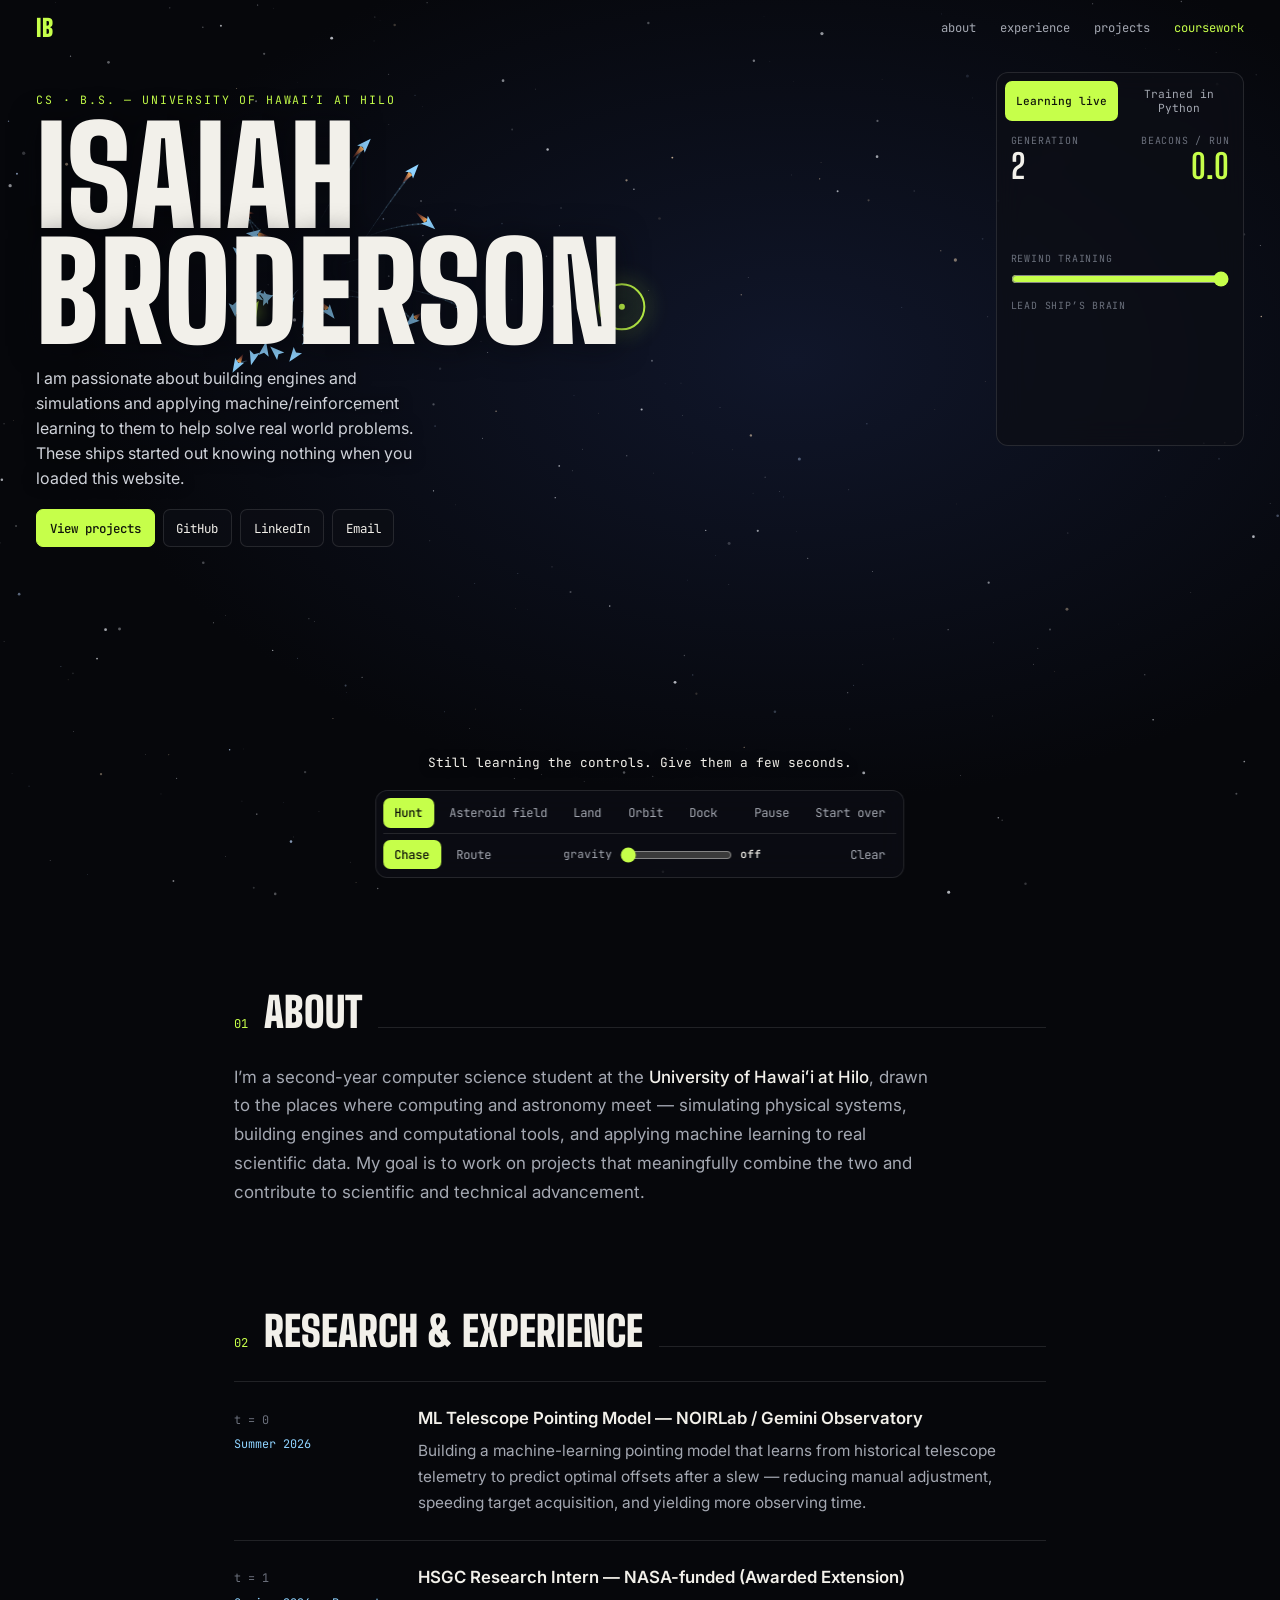
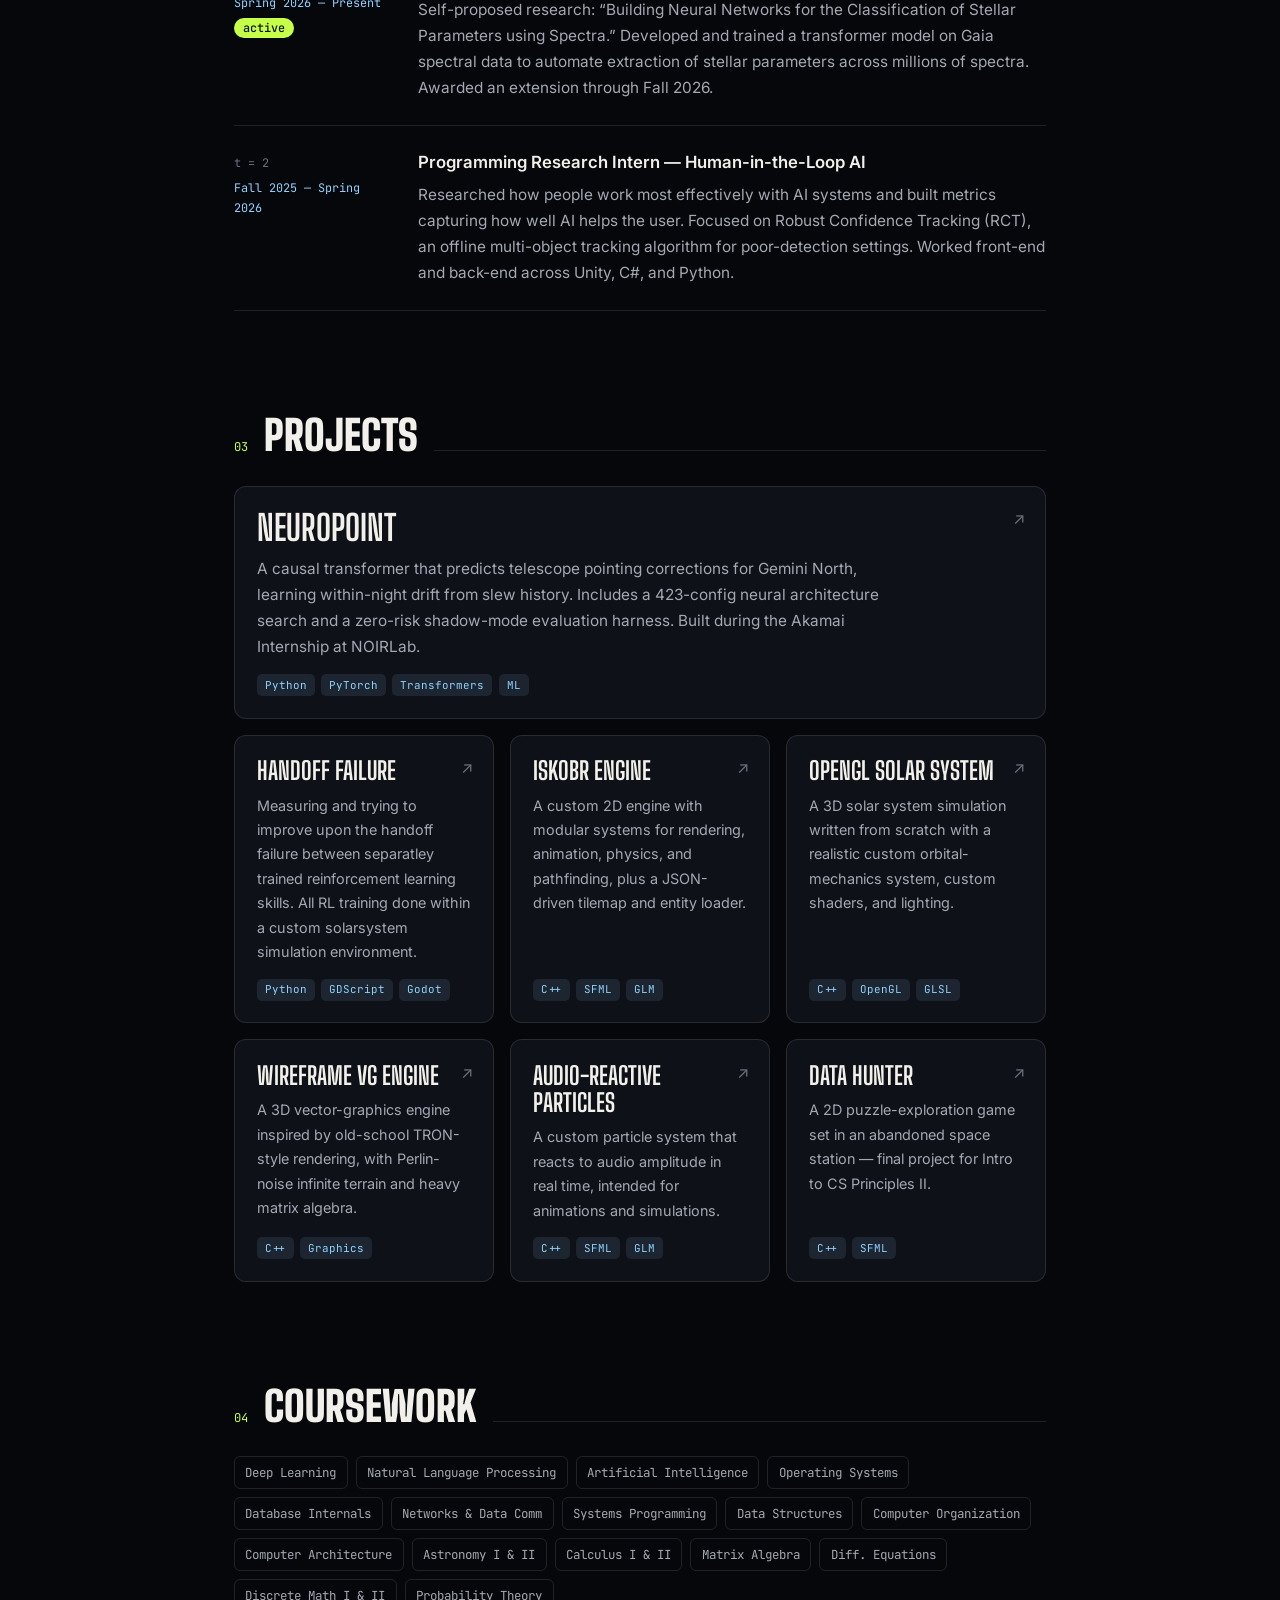
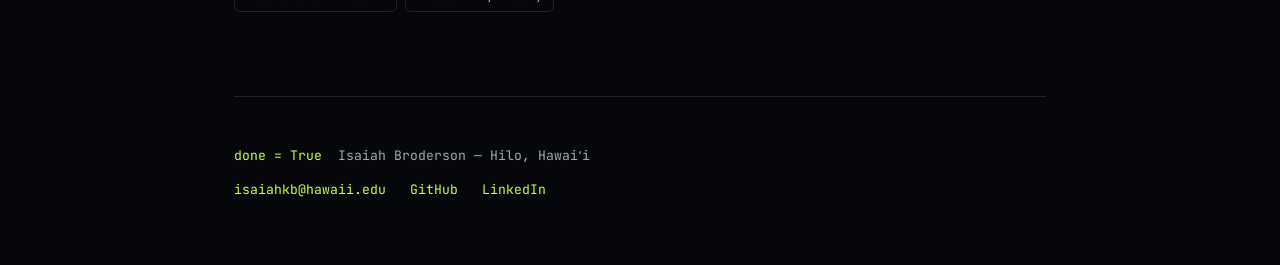
<file: index.html>
<!DOCTYPE html>
<html lang="en">
<head>
<meta charset="UTF-8">
<meta name="viewport" content="width=device-width, initial-scale=1.0">
<title>Isaiah Broderson — CS & Machine Learning</title>
<meta name="description" content="Isaiah Broderson — computer science student building engines, simulations, and machine learning tools.">
<link rel="preconnect" href="https://fonts.googleapis.com">
<link rel="preconnect" href="https://fonts.gstatic.com" crossorigin>
<link href="https://fonts.googleapis.com/css2?family=Big+Shoulders+Display:wght@700;900&family=Inter:wght@400;500;600&family=JetBrains+Mono:wght@400;500&display=swap" rel="stylesheet">
<link rel="stylesheet" href="flight.css">
</head>
<body>

<nav class="topnav">
  <div class="inner">
    <a href="#" class="logo">IB</a>
    <div class="links">
      <a href="#about">about</a>
      <a href="#experience">experience</a>
      <a href="#projects">projects</a>
      <a href="#coursework">coursework</a>
    </div>
  </div>
</nav>

<!-- ============ HERO: a fleet learning to fly, live ============ -->
<header class="hero" id="hero">
  <div class="skywrap" id="skywrap">
    <canvas id="sky" role="img" aria-label="A fleet of small ships controlled by neural networks learning to fly, trained live in your browser."></canvas>
  </div>

  <div class="intro">
    <div class="eyebrow">CS · B.S. — University of Hawai&#699;i at Hilo</div>
    <h1>Isaiah<br>Broderson</h1>
    <p class="tagline">I am passionate about building engines and simulations and applying machine/reinforcement learning to them to help solve real world problems. These ships started out knowing nothing when you loaded this website.</p>
    <div class="hero-links">
      <a class="primary" href="#projects">View projects</a>
      <a href="https://github.com/IsaiahKoamalu" target="_blank" rel="noopener">GitHub</a>
      <a href="https://www.linkedin.com/in/isaiah-broderson-3b34492a6" target="_blank" rel="noopener">LinkedIn</a>
      <a href="mailto:isaiahkb@hawaii.edu">Email</a>
    </div>
  </div>

  <p class="hint" id="hint" aria-live="polite"></p>

  <div class="dock panel">
    <div class="row">
      <div class="seg" id="tasks" role="group" aria-label="Task">
        <button type="button" data-task="hunt" class="on">Hunt</button>
        <button type="button" data-task="field">Asteroid field</button>
        <button type="button" data-task="land">Land</button>
        <button type="button" data-task="orbit">Orbit</button>
        <button type="button" data-task="dock">Dock</button>
      </div>
      <div class="seg">
        <button type="button" id="pause">Pause</button>
        <button type="button" id="restart">Start over</button>
      </div>
    </div>
    <div class="row tools-row" id="tools-row">
      <div class="seg" id="tools" role="group" aria-label="What your clicks do"></div>
      <label class="grav" id="grav">
        <span>gravity</span>
        <input type="range" id="gravity" min="0" max="260" step="10" value="0" aria-label="Gravity">
        <b id="grav-val">off</b>
      </label>
      <div class="seg"><button type="button" id="clear">Clear</button></div>
    </div>
  </div>

  <aside class="console panel" aria-label="Training progress">
    <div class="seg modes" id="modes" role="group" aria-label="Which brains fly the ships">
      <button type="button" data-mode="live" class="on" title="Trained from scratch right now, in your browser">Learning live</button>
      <button type="button" data-mode="python" title="Trained offline in Python with PPO, then exported to this page">Trained in Python</button>
    </div>
    <div class="readout">
      <div><span id="gen-label">generation</span><b id="gen">0</b></div>
      <div><span id="metric-label">beacons / run</span><b id="metric">0</b></div>
    </div>
    <canvas id="chart"></canvas>
    <label class="scrub">
      <span>rewind training</span>
      <input type="range" id="scrub" min="0" max="0" value="0" aria-label="Rewind to an earlier generation">
      <button type="button" id="live" hidden>live</button>
    </label>
    <div class="netwrap">
      <div class="nethead">
        <span id="net-label">lead ship&#8217;s brain</span>
        <button type="button" id="unfollow" hidden>let go</button>
      </div>
      <canvas id="net"></canvas>
    </div>
  </aside>
</header>

<div class="wrap">

  <!-- ============ ABOUT ============ -->
  <section id="about" class="reveal">
    <div class="section-head">
      <span class="num">01</span>
      <h2>About</h2>
      <span class="rule"></span>
    </div>
    <div class="about">
      <p>I&#8217;m a second-year computer science student at the <strong>University of Hawai&#699;i at Hilo</strong>, drawn to the places where computing and astronomy meet &mdash; simulating physical systems, building engines and computational tools, and applying machine learning to real scientific data. My goal is to work on projects that meaningfully combine the two and contribute to scientific and technical advancement.</p>
    </div>
  </section>

  <!-- ============ EXPERIENCE ============ -->
  <section id="experience" class="reveal">
    <div class="section-head">
      <span class="num">02</span>
      <h2>Research &amp; Experience</h2>
      <span class="rule"></span>
    </div>
    <ol class="timeline">
      <li class="entry">
        <div class="pos"><span class="t">t = 0</span><span class="date">Summer 2026</span></div>
        <div>
          <div class="role">ML Telescope Pointing Model &mdash; NOIRLab / Gemini Observatory</div>
          <div class="desc">Building a machine-learning pointing model that learns from historical telescope telemetry to predict optimal offsets after a slew &mdash; reducing manual adjustment, speeding target acquisition, and yielding more observing time.</div>
        </div>
      </li>
      <li class="entry">
        <div class="pos"><span class="t">t = 1</span><span class="date">Spring 2026 — Present</span><span class="badge">active</span></div>
        <div>
          <div class="role">HSGC Research Intern &mdash; NASA-funded (Awarded Extension)</div>
          <div class="desc">Self-proposed research: &ldquo;Building Neural Networks for the Classification of Stellar Parameters using Spectra.&rdquo; Developed and trained a transformer model on Gaia spectral data to automate extraction of stellar parameters across millions of spectra. Awarded an extension through Fall 2026.</div>
        </div>
      </li>
      <li class="entry">
        <div class="pos"><span class="t">t = 2</span><span class="date">Fall 2025 — Spring 2026</span></div>
        <div>
          <div class="role">Programming Research Intern &mdash; Human-in-the-Loop AI</div>
          <div class="desc">Researched how people work most effectively with AI systems and built metrics capturing how well AI helps the user. Focused on Robust Confidence Tracking (RCT), an offline multi-object tracking algorithm for poor-detection settings. Worked front-end and back-end across Unity, C#, and Python.</div>
        </div>
      </li>
    </ol>
  </section>

  <!-- ============ PROJECTS ============ -->
  <section id="projects" class="reveal">
    <div class="section-head">
      <span class="num">03</span>
      <h2>Projects</h2>
      <span class="rule"></span>
    </div>
    <div class="grid">
      <a class="card featured" href="https://github.com/IsaiahKoamalu/NeuroPoint" target="_blank" rel="noopener">
        <div class="title">NeuroPoint</div>
        <div class="blurb">A causal transformer that predicts telescope pointing corrections for Gemini North, learning within-night drift from slew history. Includes a 423-config neural architecture search and a zero-risk shadow-mode evaluation harness. Built during the Akamai Internship at NOIRLab.</div>
        <div class="tags"><span class="tag">Python</span><span class="tag">PyTorch</span><span class="tag">Transformers</span><span class="tag">ML</span></div>
      </a>
      <a class="card" href="https://isaiahkoamalu.github.io/iskobrEngine/" target="_blank" rel="noopener">
        <div class="title">Handoff Failure</div>
        <div class="blurb">Measuring and trying to improve upon the handoff failure between separatley trained reinforcement learning skills. All RL training done within a custom solarsystem simulation environment.</div>
        <div class="tags"><span class="tag">Python</span><span class="tag">GDScript</span><span class="tag">Godot</span></div>
      </a>
      <a class="card" href="https://isaiahkoamalu.github.io/iskobrEngine/" target="_blank" rel="noopener">
        <div class="title">Iskobr Engine</div>
        <div class="blurb">A custom 2D engine with modular systems for rendering, animation, physics, and pathfinding, plus a JSON-driven tilemap and entity loader.</div>
        <div class="tags"><span class="tag">C++</span><span class="tag">SFML</span><span class="tag">GLM</span></div>
      </a>
      <a class="card" href="https://github.com/IsaiahKoamalu/OpenGL-SpaceSim" target="_blank" rel="noopener">
        <div class="title">OpenGL Solar System</div>
        <div class="blurb">A 3D solar system simulation written from scratch with a realistic custom orbital-mechanics system, custom shaders, and lighting.</div>
        <div class="tags"><span class="tag">C++</span><span class="tag">OpenGL</span><span class="tag">GLSL</span></div>
      </a>
      <a class="card" href="https://github.com/IsaiahKoamalu/Wireframe_VG" target="_blank" rel="noopener">
        <div class="title">Wireframe VG Engine</div>
        <div class="blurb">A 3D vector-graphics engine inspired by old-school TRON-style rendering, with Perlin-noise infinite terrain and heavy matrix algebra.</div>
        <div class="tags"><span class="tag">C++</span><span class="tag">Graphics</span></div>
      </a>
      <a class="card" href="https://github.com/IsaiahKoamalu/Engine-Particle-System" target="_blank" rel="noopener">
        <div class="title">Audio-Reactive Particles</div>
        <div class="blurb">A custom particle system that reacts to audio amplitude in real time, intended for animations and simulations.</div>
        <div class="tags"><span class="tag">C++</span><span class="tag">SFML</span><span class="tag">GLM</span></div>
      </a>
      <a class="card" href="https://github.com/IsaiahKoamalu/FinalProgram" target="_blank" rel="noopener">
        <div class="title">Data Hunter</div>
        <div class="blurb">A 2D puzzle-exploration game set in an abandoned space station &mdash; final project for Intro to CS Principles II.</div>
        <div class="tags"><span class="tag">C++</span><span class="tag">SFML</span></div>
      </a>
    </div>
  </section>

  <!-- ============ COURSEWORK ============ -->
  <section id="coursework" class="reveal">
    <div class="section-head">
      <span class="num">04</span>
      <h2>Coursework</h2>
      <span class="rule"></span>
    </div>
    <div class="courses">
      <span class="course">Deep Learning</span>
      <span class="course">Natural Language Processing</span>
      <span class="course">Artificial Intelligence</span>
      <span class="course">Operating Systems</span>
      <span class="course">Database Internals</span>
      <span class="course">Networks &amp; Data Comm</span>
      <span class="course">Systems Programming</span>
      <span class="course">Data Structures</span>
      <span class="course">Computer Organization</span>
      <span class="course">Computer Architecture</span>
      <span class="course">Astronomy I &amp; II</span>
      <span class="course">Calculus I &amp; II</span>
      <span class="course">Matrix Algebra</span>
      <span class="course">Diff. Equations</span>
      <span class="course">Discrete Math I &amp; II</span>
      <span class="course">Probability Theory</span>
    </div>
  </section>

  <!-- ============ FOOTER ============ -->
  <footer>
    <div><span class="done">done = True</span> Isaiah Broderson &mdash; Hilo, Hawai&#699;i</div>
    <div class="footer-links">
      <a href="mailto:isaiahkb@hawaii.edu">isaiahkb@hawaii.edu</a>
      <a href="https://github.com/IsaiahKoamalu" target="_blank" rel="noopener">GitHub</a>
      <a href="https://www.linkedin.com/in/isaiah-broderson-3b34492a6" target="_blank" rel="noopener">LinkedIn</a>
    </div>
  </footer>

</div>

<script src="flight-sim.js"></script>
<script src="flight.js"></script>
</body>
</html>
</file>
<file: flight.css>
/* ============================================================
   Isaiah Broderson — portfolio
   Theme: a fleet learning to fly. The hero is the whole screen;
   everything else stays quiet so the ships get the attention.
   ============================================================ */

:root {
  --bg:      #06070b;
  --surface: #0f1118;
  --panel:   rgba(13, 15, 22, 0.72);
  --rule:    rgba(255, 255, 255, 0.11);
  --ink:     #f2f0ea;
  --ink-dim: #a4a8b2;
  --ink-faint: #6b707c;
  --lead:    #c6ff4a;   /* lead ship, progress, primary accent */
  --fleet:   #8fd3ff;   /* the rest of the fleet */

  --display: "Big Shoulders Display", Impact, sans-serif;
  --sans:    "Inter", system-ui, sans-serif;
  --mono:    "JetBrains Mono", ui-monospace, monospace;
  color-scheme: dark;
}

* { box-sizing: border-box; margin: 0; padding: 0; }
html { scroll-behavior: smooth; }
body {
  font-family: var(--sans);
  background: var(--bg);
  color: var(--ink);
  line-height: 1.7;
  overflow-x: hidden;
  -webkit-font-smoothing: antialiased;
}

/* ---------- Top nav ---------- */
.topnav {
  position: fixed;
  top: 0; left: 0; right: 0;
  z-index: 20;
  border-bottom: 1px solid transparent;
  transition: background 0.3s, border-color 0.3s;
}
.topnav.scrolled {
  background: rgba(6, 7, 11, 0.82);
  backdrop-filter: blur(12px);
  -webkit-backdrop-filter: blur(12px);
  border-bottom-color: var(--rule);
}
.topnav .inner {
  height: 56px;
  padding: 0 clamp(1rem, 3vw, 2.25rem);
  display: flex;
  align-items: center;
  justify-content: space-between;
  gap: 1rem;
}
.topnav .logo {
  font-family: var(--display);
  font-weight: 900;
  font-size: 1.5rem;
  color: var(--lead);
  text-decoration: none;
}
.topnav .links { display: flex; gap: clamp(0.8rem, 2vw, 1.5rem); }
.topnav .links a {
  font-family: var(--mono);
  font-size: 0.76rem;
  color: var(--ink-dim);
  text-decoration: none;
  transition: color 0.2s;
}
.topnav .links a:hover, .topnav .links a.active { color: var(--lead); }
section[id] { scroll-margin-top: 64px; }

/* ---------- Hero: full-screen sky with the interface floating on top ---------- */
.hero {
  position: relative;
  height: 100vh;
  height: 100svh;
  min-height: 640px;
  overflow: hidden;
  background: radial-gradient(ellipse 80% 70% at 62% 40%, #10162a 0%, var(--bg) 70%);
}
.skywrap { position: absolute; inset: 0; }
#sky { display: block; width: 100%; height: 100%; }

.intro {
  position: absolute;
  top: clamp(4.5rem, 10vh, 6.5rem);
  left: clamp(1rem, 3vw, 2.25rem);
  max-width: 30rem;
  pointer-events: none;     /* ships and cursor pass straight through the text */
  animation: fadeUp 0.7s ease both;
}
.eyebrow {
  font-family: var(--mono);
  font-size: 0.72rem;
  letter-spacing: 0.16em;
  text-transform: uppercase;
  color: var(--lead);
}
h1 {
  font-family: var(--display);
  font-weight: 900;
  font-size: clamp(4rem, 10.5vw, 8.5rem);
  line-height: 0.86;
  text-transform: uppercase;
  margin-top: 0.6rem;
  text-shadow: 0 2px 30px rgba(6, 7, 11, 0.7);
}
.tagline {
  max-width: 25rem;
  margin-top: 1rem;
  font-size: 1rem;
  line-height: 1.55;
  color: #cfd2d9;
  text-shadow: 0 1px 14px rgba(6, 7, 11, 0.95);
}
.hero-links { display: flex; flex-wrap: wrap; gap: 0.5rem; margin-top: 1.2rem; }
.hero-links a {
  pointer-events: auto;
  font-family: var(--mono);
  font-size: 0.78rem;
  color: var(--ink);
  background: var(--panel);
  backdrop-filter: blur(8px);
  -webkit-backdrop-filter: blur(8px);
  text-decoration: none;
  padding: 0.45rem 0.8rem;
  border: 1px solid var(--rule);
  border-radius: 7px;
  transition: border-color 0.2s, transform 0.2s;
}
.hero-links a:hover { border-color: var(--lead); transform: translateY(-2px); }
.hero-links a.primary { background: var(--lead); border-color: var(--lead); color: #10140a; font-weight: 500; }

@keyframes fadeUp {
  from { opacity: 0; transform: translateY(14px); }
  to   { opacity: 1; transform: none; }
}

.hint {
  position: absolute;
  left: 50%;
  bottom: clamp(7.4rem, 14vh, 8.2rem);
  transform: translateX(-50%);
  width: max-content;
  max-width: 90vw;
  font-family: var(--mono);
  font-size: 0.8rem;
  color: var(--ink);
  text-shadow: 0 1px 10px #000;
  pointer-events: none;
  text-align: center;
}

.panel {
  background: var(--panel);
  backdrop-filter: blur(14px);
  -webkit-backdrop-filter: blur(14px);
  border: 1px solid var(--rule);
  border-radius: 12px;
}

.dock {
  position: absolute;
  left: 50%;
  bottom: clamp(0.9rem, 2.5vh, 1.5rem);
  transform: translateX(-50%);
  display: flex;
  flex-direction: column;
  gap: 0.35rem;
  padding: 0.45rem;
  white-space: nowrap;
}
.dock .row { display: flex; align-items: center; justify-content: space-between; gap: 0.9rem; }
.tools-row { border-top: 1px solid var(--rule); padding-top: 0.35rem; }
.dock [hidden] { display: none !important; }
.grav { display: flex; align-items: center; gap: 0.5rem; font-family: var(--mono); font-size: 0.7rem; color: var(--ink-dim); }
.grav input { width: 7rem; accent-color: var(--lead); cursor: pointer; }
.grav b { font-weight: 500; color: var(--ink); min-width: 2.4rem; font-variant-numeric: tabular-nums; }
.seg { display: flex; gap: 0.25rem; }
.seg button {
  font-family: var(--mono);
  font-size: 0.76rem;
  color: var(--ink-dim);
  background: transparent;
  border: 0;
  border-radius: 7px;
  padding: 0.42rem 0.7rem;
  cursor: pointer;
  transition: color 0.15s, background 0.15s;
}
.seg button:hover { color: var(--ink); background: rgba(255, 255, 255, 0.07); }
.seg button.on { color: #10140a; background: var(--lead); font-weight: 500; }
.seg button:disabled { opacity: 0.35; cursor: default; background: transparent; }

.console {
  position: absolute;
  top: 4.5rem;
  right: clamp(1rem, 3vw, 2.25rem);
  width: 15.5rem;
  padding: 0.85rem;
  font-family: var(--mono);
}
.console span {
  display: block;
  font-size: 0.62rem;
  letter-spacing: 0.08em;
  text-transform: uppercase;
  color: var(--ink-faint);
}
.seg.modes { margin: -0.35rem -0.35rem 0.75rem; }
.seg.modes button { flex: 1; padding: 0.38rem 0.4rem; font-size: 0.7rem; }
.readout { display: flex; justify-content: space-between; gap: 1rem; }
.readout > div:last-child { text-align: right; }
.readout b {
  font-family: var(--display);
  font-weight: 700;
  font-size: 2.1rem;
  line-height: 1;
  color: var(--ink);
  font-variant-numeric: tabular-nums;
}
#metric { color: var(--lead); }
#chart { display: block; width: 100%; height: 44px; margin-top: 0.6rem; }

.scrub { display: flex; flex-wrap: wrap; align-items: center; justify-content: space-between; gap: 0.2rem 0.5rem; margin-top: 0.65rem; }
.scrub input { order: 3; width: 100%; accent-color: var(--lead); cursor: pointer; height: 16px; }
.scrub button, .nethead button {
  font: inherit;
  font-size: 0.64rem;
  color: #10140a;
  background: var(--lead);
  border: 0;
  border-radius: 4px;
  padding: 0 0.4rem;
  cursor: pointer;
}
.scrub button[hidden], .nethead button[hidden] { display: none; }
.netwrap { margin-top: 0.65rem; }
.nethead { display: flex; align-items: center; justify-content: space-between; gap: 0.5rem; }
#net { display: block; width: 100%; height: 112px; margin-top: 0.3rem; }

/* ---------- Page content ---------- */
.wrap { max-width: 860px; margin: 0 auto; padding: 2.5rem 1.5rem 0; }
section { padding: 3.25rem 0; }
.section-head { display: flex; align-items: baseline; gap: 1rem; margin-bottom: 1.75rem; }
.section-head .num { font-family: var(--mono); font-size: 0.76rem; color: var(--lead); }
h2 {
  font-family: var(--display);
  font-weight: 900;
  font-size: 2.6rem;
  line-height: 1;
  text-transform: uppercase;
}
.section-head .rule { flex: 1; height: 1px; background: var(--rule); }

.reveal { opacity: 0; transform: translateY(24px); transition: opacity 0.6s ease, transform 0.6s ease; }
.reveal.in { opacity: 1; transform: none; }

.about p { color: var(--ink-dim); font-size: 1.06rem; max-width: 64ch; }
.about strong { color: var(--ink); font-weight: 500; }

.timeline { list-style: none; border-top: 1px solid var(--rule); }
.entry {
  display: grid;
  grid-template-columns: 160px 1fr;
  gap: 1.5rem;
  padding: 1.5rem 0;
  border-bottom: 1px solid var(--rule);
}
.entry .pos {
  font-family: var(--mono);
  font-size: 0.74rem;
  color: var(--ink-faint);
  display: flex;
  flex-direction: column;
  align-items: flex-start;
  gap: 0.3rem;
  padding-top: 0.2rem;
}
.entry .pos .date { color: var(--fleet); }
.badge {
  color: #10140a;
  background: var(--lead);
  border-radius: 999px;
  padding: 0 0.55rem;
  font-weight: 500;
}
.entry .role { font-size: 1.05rem; font-weight: 600; line-height: 1.45; }
.entry .desc { color: var(--ink-dim); font-size: 0.96rem; margin-top: 0.45rem; }

.grid { display: grid; grid-template-columns: repeat(auto-fill, minmax(240px, 1fr)); gap: 1rem; }
.card {
  background: var(--surface);
  border: 1px solid var(--rule);
  border-radius: 12px;
  padding: 1.35rem;
  text-decoration: none;
  color: inherit;
  display: flex;
  flex-direction: column;
  gap: 0.55rem;
  position: relative;
  transition: border-color 0.2s, transform 0.2s;
}
.card::after {
  content: "↗";
  position: absolute;
  top: 1.15rem; right: 1.25rem;
  color: var(--ink-faint);
  transition: color 0.2s, transform 0.2s;
}
.card:hover { border-color: var(--lead); transform: translateY(-3px); }
.card:hover::after { color: var(--lead); transform: translate(2px, -2px); }
.card .title { font-family: var(--display); font-size: 1.55rem; font-weight: 700; line-height: 1.1; text-transform: uppercase; padding-right: 1.5rem; }
.card .blurb { color: var(--ink-dim); font-size: 0.9rem; flex: 1; }
.card .tags { display: flex; flex-wrap: wrap; gap: 0.4rem; margin-top: 0.3rem; }
.tag {
  font-family: var(--mono);
  font-size: 0.68rem;
  color: var(--fleet);
  background: rgba(143, 211, 255, 0.1);
  border-radius: 5px;
  padding: 0.12rem 0.5rem;
}
.card.featured { grid-column: 1 / -1; }
.card.featured .title { font-size: 2.2rem; }
.card.featured .blurb { font-size: 0.96rem; max-width: 64ch; }

.courses { display: flex; flex-wrap: wrap; gap: 0.5rem; }
.course {
  font-family: var(--mono);
  font-size: 0.78rem;
  color: var(--ink-dim);
  border: 1px solid var(--rule);
  border-radius: 6px;
  padding: 0.3rem 0.65rem;
  transition: color 0.2s, border-color 0.2s;
}
.course:hover { color: var(--ink); border-color: var(--lead); }

footer {
  padding: 3rem 0 4rem;
  border-top: 1px solid var(--rule);
  margin-top: 2rem;
  color: var(--ink-dim);
  font-family: var(--mono);
  font-size: 0.82rem;
}
.done { color: var(--lead); margin-right: 0.5rem; }
footer a { color: var(--lead); text-decoration: none; }
footer a:hover { color: var(--ink); }
.footer-links { display: flex; gap: 1.5rem; margin-top: 0.75rem; flex-wrap: wrap; }

/* ---------- Accessibility ---------- */
@media (prefers-reduced-motion: reduce) {
  *, *::before, *::after { animation: none !important; transition: none !important; }
  .reveal { opacity: 1; transform: none; }
}
a:focus-visible, button:focus-visible, input:focus-visible { outline: 2px solid var(--lead); outline-offset: 2px; }

/* ---------- Short laptop screens: drop the network view ---------- */
@media (max-height: 760px) {
  .netwrap { display: none; }
}

/* ---------- Tablets and phones: stack the hero instead of overlaying it ---------- */
@media (max-width: 860px) {
  .hero { height: auto; min-height: 0; display: flex; flex-direction: column; overflow: visible; padding-bottom: 1rem; }
  .intro { position: static; order: 1; max-width: none; padding: 4.75rem 1rem 1rem; }
  .skywrap { position: relative; inset: auto; order: 2; width: 100%; aspect-ratio: 16 / 9; touch-action: pan-y; }
  .hint { position: static; order: 3; transform: none; width: auto; max-width: none; padding: 0.6rem 1rem 0; font-size: 0.74rem; }
  .dock { position: static; order: 4; transform: none; margin: 0.6rem 1rem 0; white-space: normal; }
  .dock .row { flex-wrap: wrap; gap: 0.4rem 0.9rem; }
  .grav input { width: 6rem; }
  .console { position: static; order: 5; width: auto; margin: 0.6rem 1rem 0; }
  .netwrap { display: none; }
  .entry { grid-template-columns: 1fr; gap: 0.5rem; }
  .entry .pos { flex-direction: row; flex-wrap: wrap; gap: 0.4rem 1rem; }
}
@media (max-width: 400px) {
  .topnav .links a:nth-child(4) { display: none; }
}
</file>
